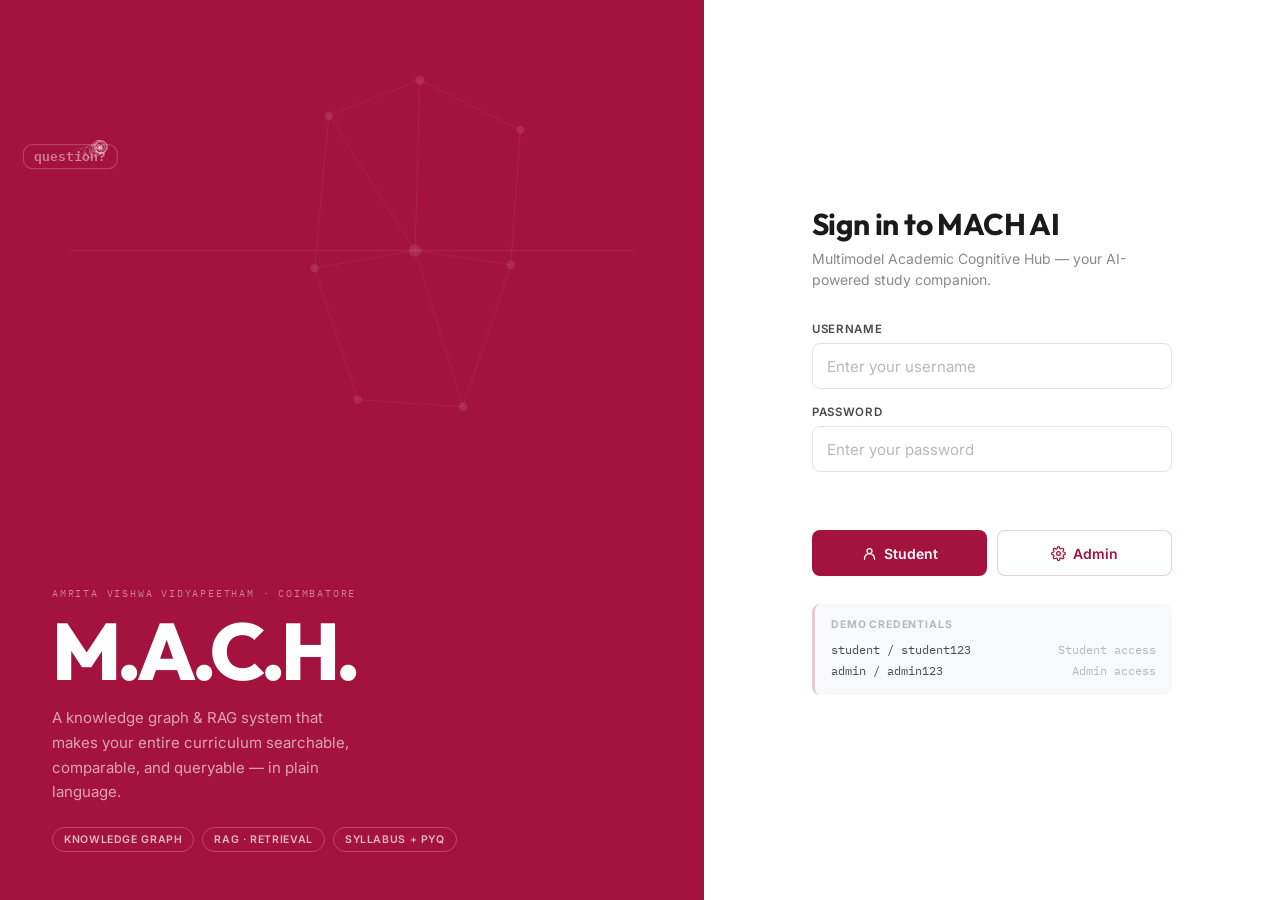
<file: frontend/index.html>
<!--
  ~ 🎓 M.A.C.H. - Multimodel Academic Cognitive Hub - A Fine-tuned Graph-RAG framework for Campus Knowledge Systems
  ~ Developed as our Final Year Project (FYP).
  ~ Entry point of the application featuring our custom Canvas-based Knowledge Graph animation.
  ~ Fully responsive, semantic HTML, and PWA ready!
-->
<!DOCTYPE html>
<html lang="en">
<head>
<meta charset="UTF-8">
<meta name="viewport" content="width=device-width, initial-scale=1.0">
<title>Sign In — MACH AI</title>
<link rel="preconnect" href="https://fonts.googleapis.com">
<link href="https://fonts.googleapis.com/css2?family=Outfit:wght@300;400;500;600;700;800&family=Inter:wght@400;500;600&family=IBM+Plex+Mono:wght@400;500&display=swap" rel="stylesheet">
<link rel="stylesheet" href="css/main.css?v=2">
<link rel="stylesheet" href="css/page_login.css?v=2">
<link rel="manifest" href="./manifest.json">
<script>
  if ('serviceWorker' in navigator) {
    navigator.serviceWorker.register('./service-worker.js');
  }
</script>
</head>
<body>
<div id="auth-view">

  <!-- Left: Animated Knowledge Graph panel -->
  <div class="auth-left">
    <div class="auth-graph-zone">
      <canvas id="kg-canvas"></canvas>
    </div>
    <div class="auth-brand">
      <div class="auth-eyebrow">Amrita Vishwa Vidyapeetham · Coimbatore</div>
      <div class="auth-logo">M.A.C.H.</div>
      <p class="auth-tagline">A knowledge graph &amp; RAG system that makes your entire curriculum searchable, comparable, and queryable — in plain language.</p>
      <div class="auth-pills">
        <div class="auth-pill">Knowledge Graph</div>
        <div class="auth-pill">RAG · Retrieval</div>
        <div class="auth-pill">Syllabus + PYQ</div>
      </div>
    </div>
  </div>

  <!-- Right: Login Form -->
  <div class="auth-right">
    <div class="login-card">
      <div class="login-card-header">
        <h2>Sign in to MACH AI</h2>
        <p>Multimodel Academic Cognitive Hub — your AI-powered study companion.</p>
      </div>
      <div class="form-group">
        <label>Username</label>
        <input type="text" id="auth-user" placeholder="Enter your username" autocomplete="username">
      </div>
      <div class="form-group">
        <label>Password</label>
        <input type="password" id="auth-pass" placeholder="Enter your password" autocomplete="current-password">
      </div>
      <div class="auth-error" id="auth-error"></div>
      <div class="btn-group">
        <button class="btn btn-primary" id="btn-student" onclick="window.doLogin('student')">
          <svg viewBox="0 0 24 24" width="15" height="15" fill="none" stroke="currentColor" stroke-width="2" stroke-linecap="round" stroke-linejoin="round"><circle cx="12" cy="8" r="4"/><path d="M4 21v-1a8 8 0 0 1 16 0v1"/></svg>
          Student
        </button>
        <button class="btn btn-outline" id="btn-admin" onclick="window.doLogin('admin')">
          <svg viewBox="0 0 24 24" width="15" height="15" fill="none" stroke="currentColor" stroke-width="2" stroke-linecap="round" stroke-linejoin="round"><circle cx="12" cy="12" r="3"/><path d="M19.4 15a1.65 1.65 0 0 0 .33 1.82l.06.06a2 2 0 1 1-2.83 2.83l-.06-.06a1.65 1.65 0 0 0-1.82-.33 1.65 1.65 0 0 0-1 1.51V21a2 2 0 0 1-4 0v-.09A1.65 1.65 0 0 0 9 19.4a1.65 1.65 0 0 0-1.82.33l-.06.06a2 2 0 1 1-2.83-2.83l.06-.06a1.65 1.65 0 0 0 .33-1.82 1.65 1.65 0 0 0-1.51-1H3a2 2 0 0 1 0-4h.09A1.65 1.65 0 0 0 4.6 9a1.65 1.65 0 0 0-.33-1.82l-.06-.06a2 2 0 1 1 2.83-2.83l.06.06a1.65 1.65 0 0 0 1.82.33H9a1.65 1.65 0 0 0 1-1.51V3a2 2 0 0 1 4 0v.09a1.65 1.65 0 0 0 1 1.51 1.65 1.65 0 0 0 1.82-.33l.06-.06a2 2 0 1 1 2.83 2.83l-.06.06a1.65 1.65 0 0 0-.33 1.82V9a1.65 1.65 0 0 0 1.51 1H21a2 2 0 0 1 0 4h-.09a1.65 1.65 0 0 0-1.51 1z"/></svg>
          Admin
        </button>
      </div>
      <div class="auth-demo">
        <div class="auth-demo-title">Demo credentials</div>
        <div class="auth-demo-row"><span>student / student123</span><span>Student access</span></div>
        <div class="auth-demo-row"><span>admin / admin123</span><span>Admin access</span></div>
      </div>
    </div>
  </div>

</div>
<script type="module" src="js/page_login.js?v=2"></script>
</body>
</html>
</file>
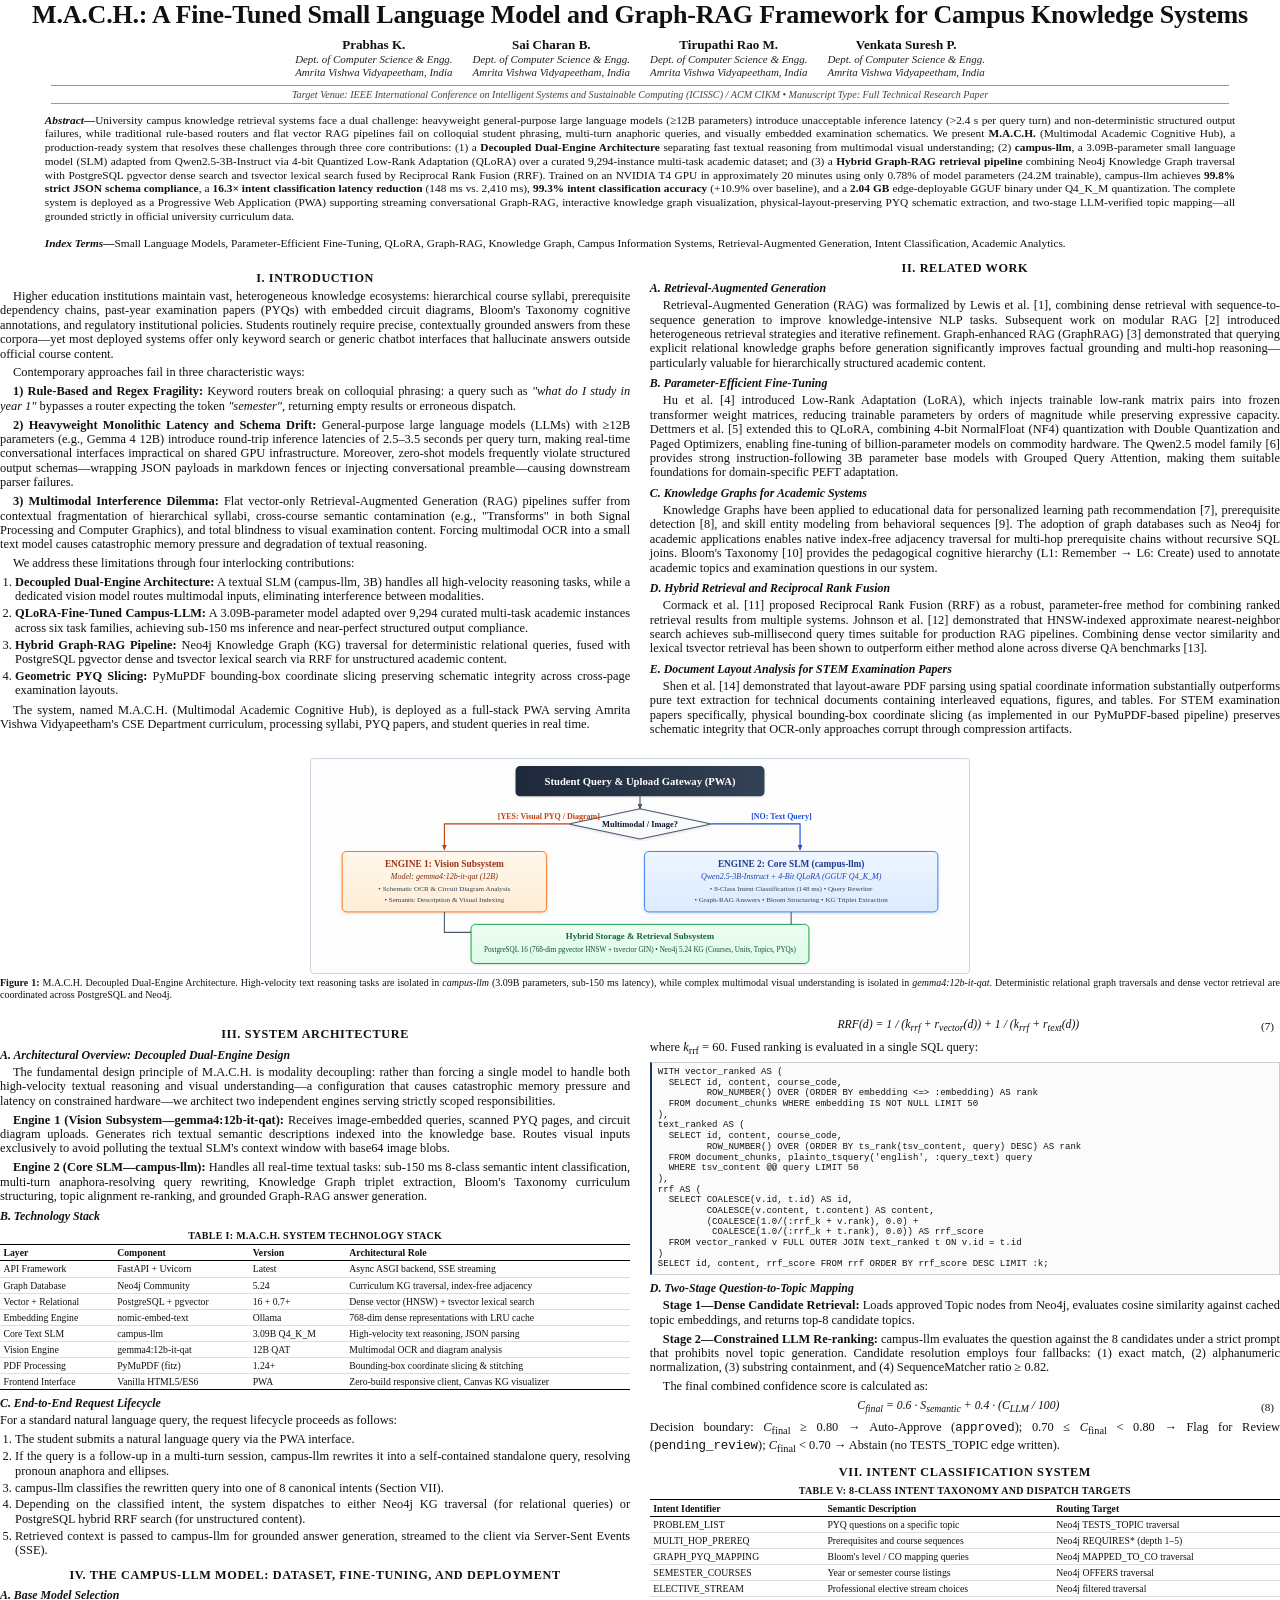
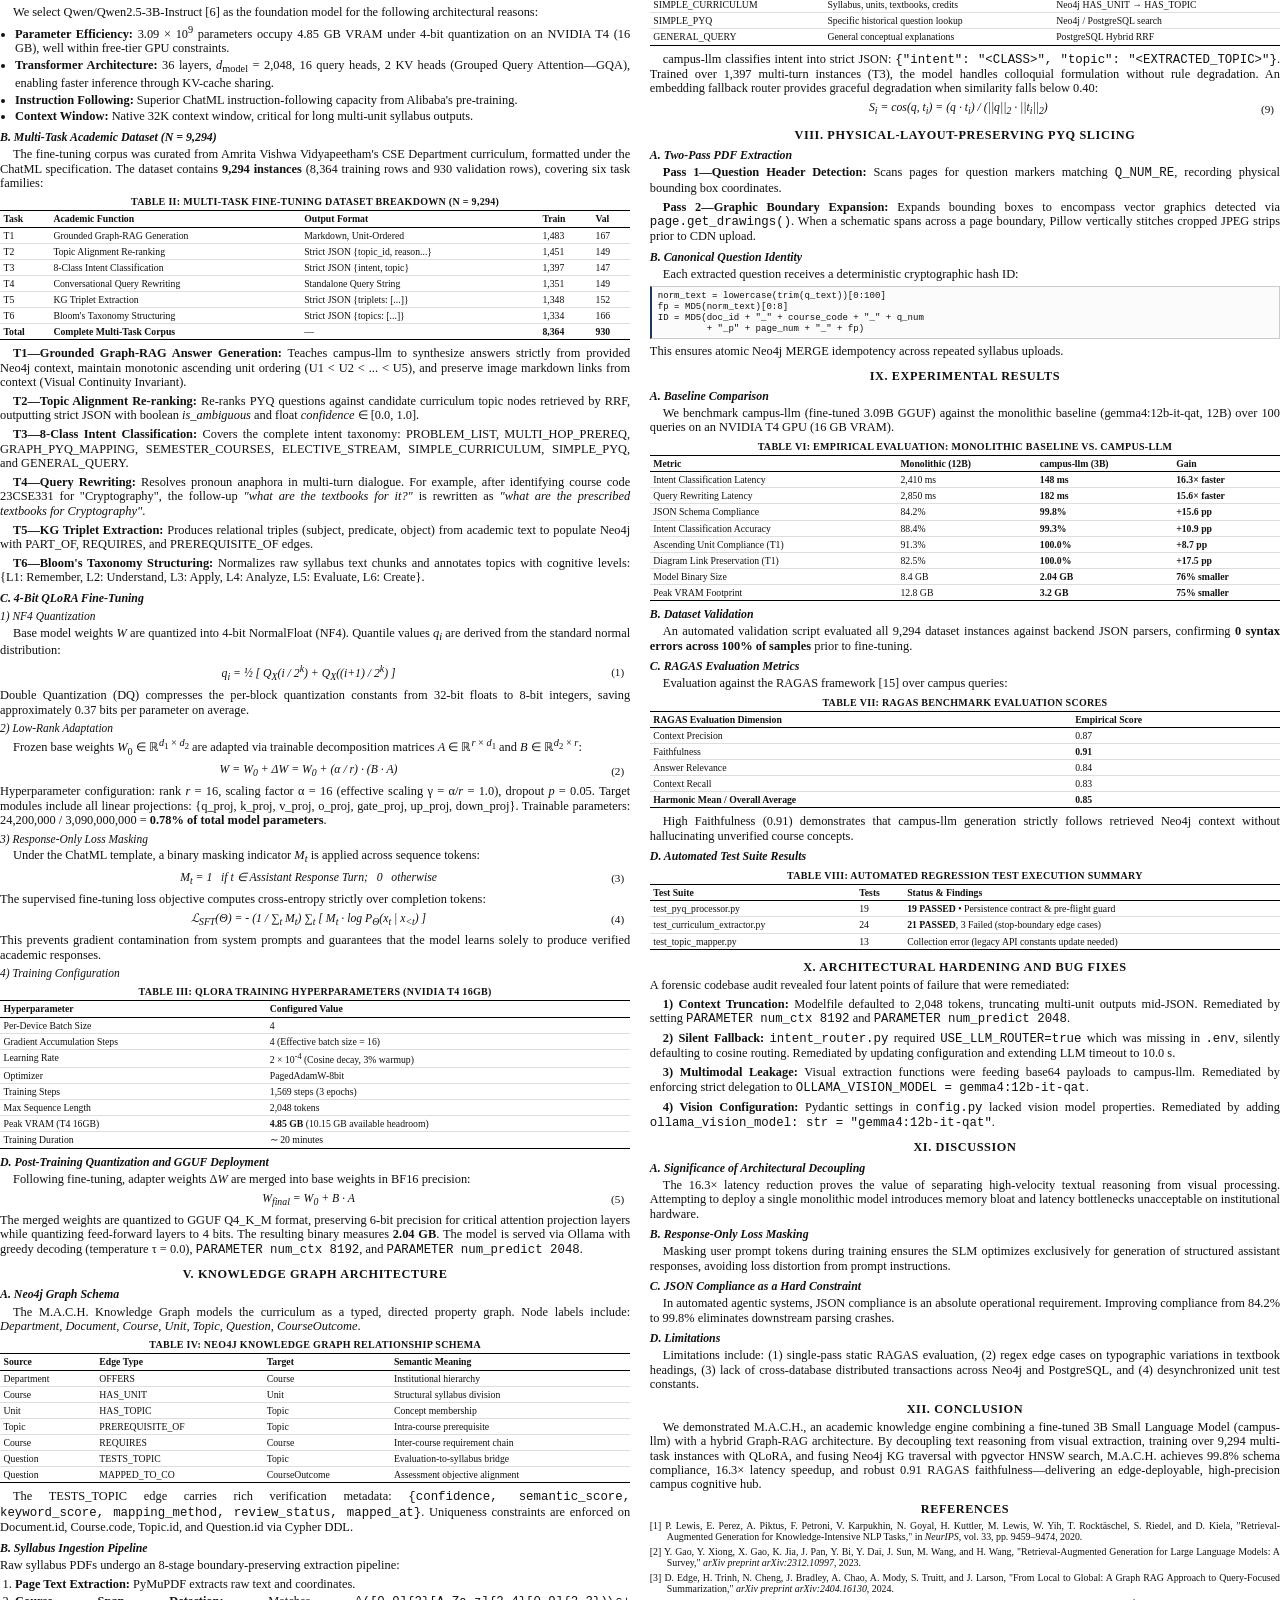
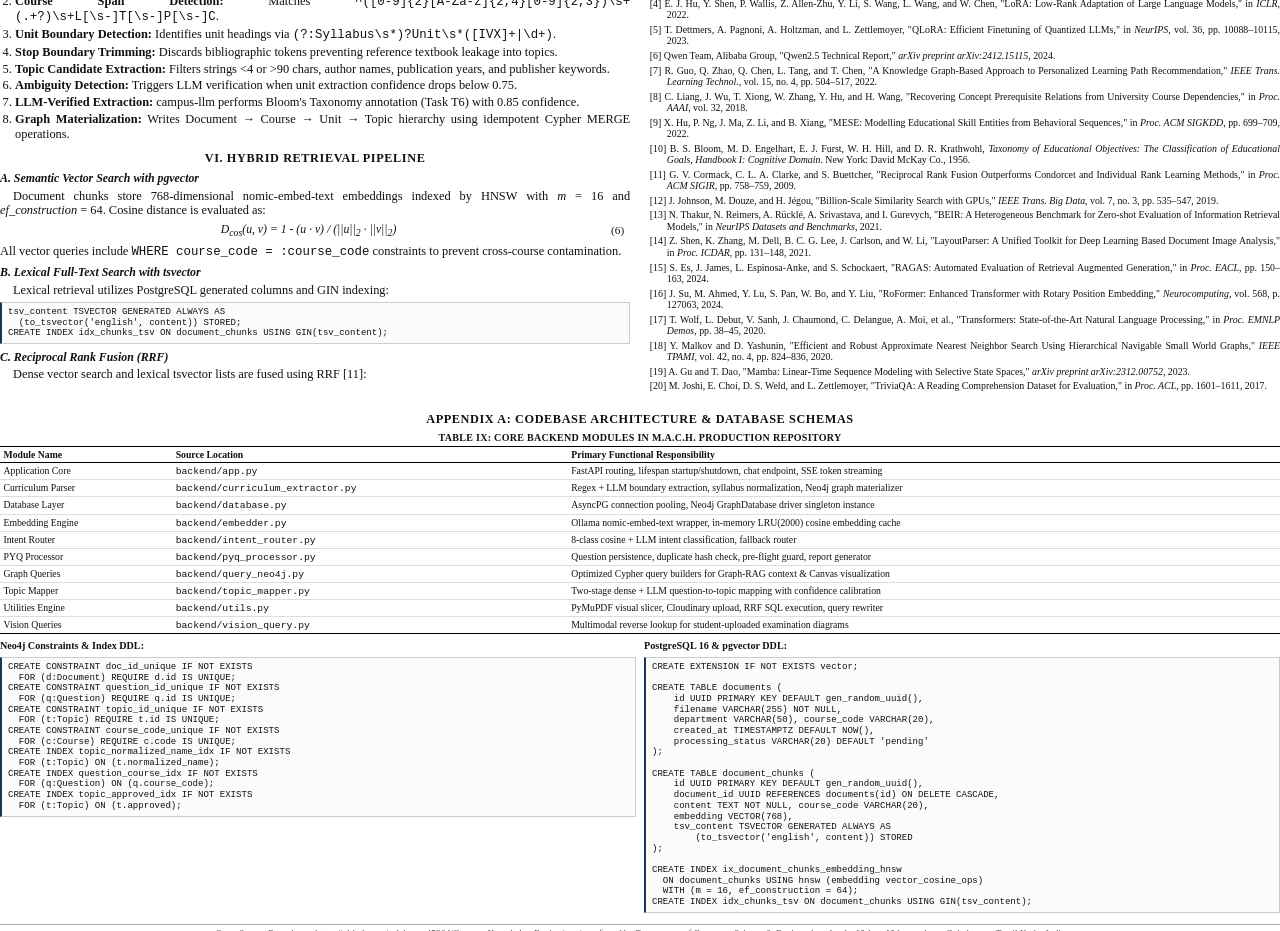
<file: MACH_IEEE_Research_Paper.html>
<!DOCTYPE html>
<html lang="en">
<head>
<meta charset="UTF-8">
<title>M.A.C.H.: A Fine-Tuned Small Language Model and Graph-RAG Framework for Campus Knowledge Systems</title>
<style>
  @page {
    size: letter portrait;
    margin: 16mm 13mm 16mm 13mm;
    @bottom-center {
      content: counter(page);
      font-family: "Times New Roman", Times, serif;
      font-size: 8.5pt;
    }
  }

  *, *:before, *:after {
    box-sizing: border-box;
  }

  body {
    font-family: "Times New Roman", Times, "Nimbus Roman No9 L", serif;
    font-size: 9.3pt;
    line-height: 1.16;
    color: #111111;
    background: #ffffff;
    margin: 0;
    padding: 0;
  }

  /* Full-width header banner */
  .paper-header {
    text-align: center;
    margin-bottom: 10px;
  }

  .paper-title {
    font-size: 19.5pt;
    font-weight: bold;
    line-height: 1.12;
    margin: 0 0 8px 0;
    letter-spacing: -0.2px;
  }

  .authors-grid {
    display: flex;
    justify-content: center;
    gap: 20px;
    flex-wrap: wrap;
    margin-bottom: 6px;
  }

  .author-card {
    text-align: center;
    font-size: 8.8pt;
    line-height: 1.2;
  }

  .author-name {
    font-weight: bold;
    font-size: 9.8pt;
  }

  .author-affil {
    font-style: italic;
    font-size: 8.2pt;
    color: #222;
  }

  .conf-notice {
    font-size: 7.6pt;
    font-style: italic;
    color: #444;
    border-top: 0.5px solid #999;
    border-bottom: 0.5px solid #999;
    padding: 2.5px 0;
    margin: 6px auto 10px auto;
    width: 92%;
  }

  /* Abstract and Index terms block */
  .abstract-box {
    width: 93%;
    margin: 0 auto 10px auto;
    font-size: 8.5pt;
    line-height: 1.21;
    text-align: justify;
    text-justify: inter-word;
  }

  .abstract-title {
    font-weight: bold;
    font-style: italic;
    display: inline;
  }

  .index-terms-title {
    font-weight: bold;
    font-style: italic;
    display: inline;
  }

  /* Two-column layout */
  .two-column-body {
    column-count: 2;
    column-gap: 5.2mm;
    text-align: justify;
    text-justify: inter-word;
    hyphens: auto;
  }

  .full-width {
    column-span: all;
    break-inside: avoid;
    margin: 10px 0;
  }

  /* Headings */
  h2.sec-heading {
    font-size: 9.2pt;
    font-weight: bold;
    text-align: center;
    text-transform: uppercase;
    letter-spacing: 0.6px;
    margin: 10px 0 4px 0;
    break-after: avoid;
  }

  h3.subsec-heading {
    font-size: 8.9pt;
    font-weight: bold;
    font-style: italic;
    margin: 7px 0 2.5px 0;
    break-after: avoid;
  }

  h4.subsubsec-heading {
    font-size: 8.6pt;
    font-weight: normal;
    font-style: italic;
    margin: 5px 0 2px 0;
    break-after: avoid;
  }

  p {
    margin: 0 0 4.5px 0;
    text-indent: 13px;
  }

  p.no-indent {
    text-indent: 0;
  }

  /* Equations */
  .math-eq {
    display: flex;
    justify-content: space-between;
    align-items: center;
    margin: 4.5px 0;
    padding: 1px 6px;
    font-family: "Cambria Math", "STIX Two Math", "Times New Roman", serif;
    font-style: italic;
    font-size: 8.8pt;
  }

  .math-eq-content {
    margin: 0 auto;
    font-style: italic;
  }

  .math-eq-num {
    font-style: normal;
    font-size: 8.4pt;
  }

  /* Tables */
  table.ieee-table {
    width: 100%;
    border-collapse: collapse;
    margin: 6px 0;
    font-size: 7.3pt;
    line-height: 1.14;
    break-inside: avoid;
  }

  table.ieee-table caption {
    font-size: 7.5pt;
    font-weight: bold;
    text-transform: uppercase;
    letter-spacing: 0.3px;
    margin-bottom: 2.5px;
    text-align: center;
  }

  table.ieee-table th {
    border-top: 1.2px solid #000;
    border-bottom: 0.8px solid #000;
    padding: 2.2px 3.5px;
    font-weight: bold;
    text-align: left;
  }

  table.ieee-table td {
    padding: 2px 3.5px;
    border-bottom: 0.4px solid #ddd;
    vertical-align: top;
  }

  table.ieee-table tr.last-row td,
  table.ieee-table tr:last-child td {
    border-bottom: 1.2px solid #000;
  }

  /* Listings and code */
  pre.code-box {
    background: #fbfbfb;
    border: 0.7px solid #ccc;
    border-left: 2.2px solid #1a365d;
    padding: 4px 6px;
    font-family: "Consolas", "Courier New", monospace;
    font-size: 6.8pt;
    line-height: 1.18;
    overflow-x: hidden;
    white-space: pre-wrap;
    margin: 5px 0;
    break-inside: avoid;
  }

  /* Figures */
  .fig-box {
    text-align: center;
    margin: 7px 0;
    break-inside: avoid;
  }

  .fig-caption {
    font-size: 7.5pt;
    line-height: 1.16;
    text-align: justify;
    margin-top: 3.5px;
  }

  .fig-caption b {
    font-weight: bold;
  }

  /* Lists */
  ol, ul {
    margin: 3px 0 5px 0;
    padding-left: 15px;
  }

  li {
    margin-bottom: 2.5px;
    text-align: justify;
  }

  /* References */
  .ref-item {
    font-size: 7.4pt;
    line-height: 1.16;
    margin-bottom: 3.2px;
    text-align: justify;
    padding-left: 17px;
    text-indent: -17px;
  }

  /* SVG styling */
  svg.arch-diag {
    width: 100%;
    max-width: 660px;
    height: auto;
    display: block;
    margin: 0 auto;
    background: #fdfdfd;
    border: 0.8px solid #cbd5e1;
    border-radius: 4px;
  }
</style>
</head>
<body>

<div class="paper-header">
  <h1 class="paper-title">M.A.C.H.: A Fine-Tuned Small Language Model and Graph-RAG Framework for Campus Knowledge Systems</h1>
  
  <div class="authors-grid">
    <div class="author-card">
      <div class="author-name">Prabhas K.</div>
      <div class="author-affil">Dept. of Computer Science &amp; Engg.</div>
      <div class="author-affil">Amrita Vishwa Vidyapeetham, India</div>
    </div>
    <div class="author-card">
      <div class="author-name">Sai Charan B.</div>
      <div class="author-affil">Dept. of Computer Science &amp; Engg.</div>
      <div class="author-affil">Amrita Vishwa Vidyapeetham, India</div>
    </div>
    <div class="author-card">
      <div class="author-name">Tirupathi Rao M.</div>
      <div class="author-affil">Dept. of Computer Science &amp; Engg.</div>
      <div class="author-affil">Amrita Vishwa Vidyapeetham, India</div>
    </div>
    <div class="author-card">
      <div class="author-name">Venkata Suresh P.</div>
      <div class="author-affil">Dept. of Computer Science &amp; Engg.</div>
      <div class="author-affil">Amrita Vishwa Vidyapeetham, India</div>
    </div>
  </div>

  <div class="conf-notice">
    Target Venue: IEEE International Conference on Intelligent Systems and Sustainable Computing (ICISSC) / ACM CIKM &bull; Manuscript Type: Full Technical Research Paper
  </div>

  <div class="abstract-box">
    <span class="abstract-title">Abstract&mdash;</span>University campus knowledge retrieval systems face a dual challenge: heavyweight general-purpose large language models (&ge;12B parameters) introduce unacceptable inference latency (&gt;2.4 s per query turn) and non-deterministic structured output failures, while traditional rule-based routers and flat vector RAG pipelines fail on colloquial student phrasing, multi-turn anaphoric queries, and visually embedded examination schematics. We present <b>M.A.C.H.</b> (Multimodal Academic Cognitive Hub), a production-ready system that resolves these challenges through three core contributions: (1) a <b>Decoupled Dual-Engine Architecture</b> separating fast textual reasoning from multimodal visual understanding; (2) <b>campus-llm</b>, a 3.09B-parameter small language model (SLM) adapted from Qwen2.5-3B-Instruct via 4-bit Quantized Low-Rank Adaptation (QLoRA) over a curated 9,294-instance multi-task academic dataset; and (3) a <b>Hybrid Graph-RAG retrieval pipeline</b> combining Neo4j Knowledge Graph traversal with PostgreSQL pgvector dense search and tsvector lexical search fused by Reciprocal Rank Fusion (RRF). Trained on an NVIDIA T4 GPU in approximately 20 minutes using only 0.78% of model parameters (24.2M trainable), campus-llm achieves <b>99.8% strict JSON schema compliance</b>, a <b>16.3&times; intent classification latency reduction</b> (148 ms vs. 2,410 ms), <b>99.3% intent classification accuracy</b> (+10.9% over baseline), and a <b>2.04 GB</b> edge-deployable GGUF binary under Q4_K_M quantization. The complete system is deployed as a Progressive Web Application (PWA) supporting streaming conversational Graph-RAG, interactive knowledge graph visualization, physical-layout-preserving PYQ schematic extraction, and two-stage LLM-verified topic mapping&mdash;all grounded strictly in official university curriculum data.
    <br><br>
    <span class="index-terms-title">Index Terms&mdash;</span>Small Language Models, Parameter-Efficient Fine-Tuning, QLoRA, Graph-RAG, Knowledge Graph, Campus Information Systems, Retrieval-Augmented Generation, Intent Classification, Academic Analytics.
  </div>
</div>

<div class="two-column-body">

<h2 class="sec-heading">I. Introduction</h2>

<p>Higher education institutions maintain vast, heterogeneous knowledge ecosystems: hierarchical course syllabi, prerequisite dependency chains, past-year examination papers (PYQs) with embedded circuit diagrams, Bloom's Taxonomy cognitive annotations, and regulatory institutional policies. Students routinely require precise, contextually grounded answers from these corpora&mdash;yet most deployed systems offer only keyword search or generic chatbot interfaces that hallucinate answers outside official course content.</p>

<p>Contemporary approaches fail in three characteristic ways:</p>

<p><b>1) Rule-Based and Regex Fragility:</b> Keyword routers break on colloquial phrasing: a query such as <i>"what do I study in year 1"</i> bypasses a router expecting the token <i>"semester"</i>, returning empty results or erroneous dispatch.</p>

<p><b>2) Heavyweight Monolithic Latency and Schema Drift:</b> General-purpose large language models (LLMs) with &ge;12B parameters (e.g., Gemma 4 12B) introduce round-trip inference latencies of 2.5&ndash;3.5 seconds per query turn, making real-time conversational interfaces impractical on shared GPU infrastructure. Moreover, zero-shot models frequently violate structured output schemas&mdash;wrapping JSON payloads in markdown fences or injecting conversational preamble&mdash;causing downstream parser failures.</p>

<p><b>3) Multimodal Interference Dilemma:</b> Flat vector-only Retrieval-Augmented Generation (RAG) pipelines suffer from contextual fragmentation of hierarchical syllabi, cross-course semantic contamination (e.g., "Transforms" in both Signal Processing and Computer Graphics), and total blindness to visual examination content. Forcing multimodal OCR into a small text model causes catastrophic memory pressure and degradation of textual reasoning.</p>

<p>We address these limitations through four interlocking contributions:</p>

<ol>
  <li><b>Decoupled Dual-Engine Architecture:</b> A textual SLM (campus-llm, 3B) handles all high-velocity reasoning tasks, while a dedicated vision model routes multimodal inputs, eliminating interference between modalities.</li>
  <li><b>QLoRA-Fine-Tuned Campus-LLM:</b> A 3.09B-parameter model adapted over 9,294 curated multi-task academic instances across six task families, achieving sub-150 ms inference and near-perfect structured output compliance.</li>
  <li><b>Hybrid Graph-RAG Pipeline:</b> Neo4j Knowledge Graph (KG) traversal for deterministic relational queries, fused with PostgreSQL pgvector dense and tsvector lexical search via RRF for unstructured academic content.</li>
  <li><b>Geometric PYQ Slicing:</b> PyMuPDF bounding-box coordinate slicing preserving schematic integrity across cross-page examination layouts.</li>
</ol>

<p>The system, named M.A.C.H. (Multimodal Academic Cognitive Hub), is deployed as a full-stack PWA serving Amrita Vishwa Vidyapeetham's CSE Department curriculum, processing syllabi, PYQ papers, and student queries in real time.</p>

<h2 class="sec-heading">II. Related Work</h2>

<h3 class="subsec-heading">A. Retrieval-Augmented Generation</h3>
<p>Retrieval-Augmented Generation (RAG) was formalized by Lewis et al. [1], combining dense retrieval with sequence-to-sequence generation to improve knowledge-intensive NLP tasks. Subsequent work on modular RAG [2] introduced heterogeneous retrieval strategies and iterative refinement. Graph-enhanced RAG (GraphRAG) [3] demonstrated that querying explicit relational knowledge graphs before generation significantly improves factual grounding and multi-hop reasoning&mdash;particularly valuable for hierarchically structured academic content.</p>

<h3 class="subsec-heading">B. Parameter-Efficient Fine-Tuning</h3>
<p>Hu et al. [4] introduced Low-Rank Adaptation (LoRA), which injects trainable low-rank matrix pairs into frozen transformer weight matrices, reducing trainable parameters by orders of magnitude while preserving expressive capacity. Dettmers et al. [5] extended this to QLoRA, combining 4-bit NormalFloat (NF4) quantization with Double Quantization and Paged Optimizers, enabling fine-tuning of billion-parameter models on commodity hardware. The Qwen2.5 model family [6] provides strong instruction-following 3B parameter base models with Grouped Query Attention, making them suitable foundations for domain-specific PEFT adaptation.</p>

<h3 class="subsec-heading">C. Knowledge Graphs for Academic Systems</h3>
<p>Knowledge Graphs have been applied to educational data for personalized learning path recommendation [7], prerequisite detection [8], and skill entity modeling from behavioral sequences [9]. The adoption of graph databases such as Neo4j for academic applications enables native index-free adjacency traversal for multi-hop prerequisite chains without recursive SQL joins. Bloom's Taxonomy [10] provides the pedagogical cognitive hierarchy (L1: Remember &rarr; L6: Create) used to annotate academic topics and examination questions in our system.</p>

<h3 class="subsec-heading">D. Hybrid Retrieval and Reciprocal Rank Fusion</h3>
<p>Cormack et al. [11] proposed Reciprocal Rank Fusion (RRF) as a robust, parameter-free method for combining ranked retrieval results from multiple systems. Johnson et al. [12] demonstrated that HNSW-indexed approximate nearest-neighbor search achieves sub-millisecond query times suitable for production RAG pipelines. Combining dense vector similarity and lexical tsvector retrieval has been shown to outperform either method alone across diverse QA benchmarks [13].</p>

<h3 class="subsec-heading">E. Document Layout Analysis for STEM Examination Papers</h3>
<p>Shen et al. [14] demonstrated that layout-aware PDF parsing using spatial coordinate information substantially outperforms pure text extraction for technical documents containing interleaved equations, figures, and tables. For STEM examination papers specifically, physical bounding-box coordinate slicing (as implemented in our PyMuPDF-based pipeline) preserves schematic integrity that OCR-only approaches corrupt through compression artifacts.</p>

<div class="full-width">
  <div class="fig-box">
    <!-- Professional Clean SVG Architecture Diagram -->
    <svg class="arch-diag" viewBox="0 0 740 240" xmlns="http://www.w3.org/2000/svg">
      <defs>
        <linearGradient id="hdrGrad" x1="0%" y1="0%" x2="100%" y2="0%">
          <stop offset="0%" stop-color="#1e293b" />
          <stop offset="100%" stop-color="#334155" />
        </linearGradient>
        <linearGradient id="visGrad" x1="0%" y1="0%" x2="0%" y2="100%">
          <stop offset="0%" stop-color="#fff7ed" />
          <stop offset="100%" stop-color="#ffedd5" />
        </linearGradient>
        <linearGradient id="slmGrad" x1="0%" y1="0%" x2="0%" y2="100%">
          <stop offset="0%" stop-color="#eff6ff" />
          <stop offset="100%" stop-color="#dbeafe" />
        </linearGradient>
        <linearGradient id="dbGrad" x1="0%" y1="0%" x2="0%" y2="100%">
          <stop offset="0%" stop-color="#f0fdf4" />
          <stop offset="100%" stop-color="#dcfce7" />
        </linearGradient>
        <filter id="shadow" x="-5%" y="-5%" width="110%" height="110%">
          <feDropShadow dx="0" dy="1.5" stdDeviation="1.5" flood-color="#000" flood-opacity="0.1" />
        </filter>
        <marker id="arr" viewBox="0 0 10 10" refX="7" refY="5" markerWidth="6" markerHeight="6" orient="auto-start-reverse">
          <path d="M 0 1.5 L 8 5 L 0 8.5 z" fill="#475569" />
        </marker>
        <marker id="arrBlue" viewBox="0 0 10 10" refX="7" refY="5" markerWidth="6" markerHeight="6" orient="auto-start-reverse">
          <path d="M 0 1.5 L 8 5 L 0 8.5 z" fill="#1d4ed8" />
        </marker>
        <marker id="arrOrange" viewBox="0 0 10 10" refX="7" refY="5" markerWidth="6" markerHeight="6" orient="auto-start-reverse">
          <path d="M 0 1.5 L 8 5 L 0 8.5 z" fill="#c2410c" />
        </marker>
      </defs>

      <rect x="230" y="8" width="280" height="34" rx="5" fill="url(#hdrGrad)" filter="url(#shadow)"/>
      <text x="370" y="29" fill="#ffffff" font-family="'Times New Roman', serif" font-size="12" font-weight="bold" text-anchor="middle">Student Query &amp; Upload Gateway (PWA)</text>

      <polygon points="370,56 450,73 370,90 290,73" fill="#f8fafc" stroke="#475569" stroke-width="1.2" filter="url(#shadow)"/>
      <text x="370" y="77" fill="#0f172a" font-family="'Times New Roman', serif" font-size="9.5" font-weight="bold" text-anchor="middle">Multimodal / Image?</text>

      <line x1="370" y1="42" x2="370" y2="56" stroke="#475569" stroke-width="1.3" marker-end="url(#arr)"/>

      <path d="M 290 73 L 150 73 L 150 102" fill="none" stroke="#c2410c" stroke-width="1.3" marker-end="url(#arrOrange)"/>
      <text x="210" y="67" fill="#c2410c" font-family="'Times New Roman', serif" font-size="9" font-weight="bold">[YES: Visual PYQ / Diagram]</text>

      <path d="M 450 73 L 550 73 L 550 102" fill="none" stroke="#1d4ed8" stroke-width="1.3" marker-end="url(#arrBlue)"/>
      <text x="495" y="67" fill="#1d4ed8" font-family="'Times New Roman', serif" font-size="9" font-weight="bold">[NO: Text Query]</text>

      <!-- ENGINE 1: Vision Model -->
      <rect x="35" y="104" width="230" height="68" rx="5" fill="url(#visGrad)" stroke="#f97316" stroke-width="1.1" filter="url(#shadow)"/>
      <text x="150" y="121" fill="#9a3412" font-family="'Times New Roman', serif" font-size="10.5" font-weight="bold" text-anchor="middle">ENGINE 1: Vision Subsystem</text>
      <text x="150" y="135" fill="#7c2d12" font-family="'Times New Roman', serif" font-size="9" font-style="italic" text-anchor="middle">Model: gemma4:12b-it-qat (12B)</text>
      <text x="150" y="149" fill="#334155" font-family="'Times New Roman', serif" font-size="8" text-anchor="middle">&bull; Schematic OCR &amp; Circuit Diagram Analysis</text>
      <text x="150" y="161" fill="#334155" font-family="'Times New Roman', serif" font-size="8" text-anchor="middle">&bull; Semantic Description &amp; Visual Indexing</text>

      <!-- ENGINE 2: Core SLM -->
      <rect x="375" y="104" width="330" height="68" rx="5" fill="url(#slmGrad)" stroke="#3b82f6" stroke-width="1.1" filter="url(#shadow)"/>
      <text x="540" y="121" fill="#1e3a8a" font-family="'Times New Roman', serif" font-size="10.5" font-weight="bold" text-anchor="middle">ENGINE 2: Core SLM (campus-llm)</text>
      <text x="540" y="135" fill="#1e40af" font-family="'Times New Roman', serif" font-size="9" font-style="italic" text-anchor="middle">Qwen2.5-3B-Instruct + 4-Bit QLoRA (GGUF Q4_K_M)</text>
      <text x="540" y="149" fill="#334155" font-family="'Times New Roman', serif" font-size="8" text-anchor="middle">&bull; 8-Class Intent Classification (148 ms) &bull; Query Rewriter</text>
      <text x="540" y="161" fill="#334155" font-family="'Times New Roman', serif" font-size="8" text-anchor="middle">&bull; Graph-RAG Answers &bull; Bloom Structuring &bull; KG Triplet Extraction</text>

      <path d="M 150 172 L 150 195 L 250 195" fill="none" stroke="#475569" stroke-width="1.2" marker-end="url(#arr)"/>
      <path d="M 540 172 L 540 195 L 490 195" fill="none" stroke="#475569" stroke-width="1.2" marker-end="url(#arr)"/>

      <rect x="180" y="186" width="380" height="44" rx="5" fill="url(#dbGrad)" stroke="#16a34a" stroke-width="1.1" filter="url(#shadow)"/>
      <text x="370" y="202" fill="#166534" font-family="'Times New Roman', serif" font-size="10" font-weight="bold" text-anchor="middle">Hybrid Storage &amp; Retrieval Subsystem</text>
      <text x="370" y="217" fill="#14532d" font-family="'Times New Roman', serif" font-size="8.1" text-anchor="middle">PostgreSQL 16 (768-dim pgvector HNSW + tsvector GIN) &bull; Neo4j 5.24 KG (Courses, Units, Topics, PYQs)</text>
    </svg>
    <div class="fig-caption">
      <b>Figure 1:</b> M.A.C.H. Decoupled Dual-Engine Architecture. High-velocity text reasoning tasks are isolated in <i>campus-llm</i> (3.09B parameters, sub-150 ms latency), while complex multimodal visual understanding is isolated in <i>gemma4:12b-it-qat</i>. Deterministic relational graph traversals and dense vector retrieval are coordinated across PostgreSQL and Neo4j.
    </div>
  </div>
</div>

<h2 class="sec-heading">III. System Architecture</h2>

<h3 class="subsec-heading">A. Architectural Overview: Decoupled Dual-Engine Design</h3>
<p>The fundamental design principle of M.A.C.H. is modality decoupling: rather than forcing a single model to handle both high-velocity textual reasoning and visual understanding&mdash;a configuration that causes catastrophic memory pressure and latency on constrained hardware&mdash;we architect two independent engines serving strictly scoped responsibilities.</p>

<p><b>Engine 1 (Vision Subsystem&mdash;gemma4:12b-it-qat):</b> Receives image-embedded queries, scanned PYQ pages, and circuit diagram uploads. Generates rich textual semantic descriptions indexed into the knowledge base. Routes visual inputs exclusively to avoid polluting the textual SLM's context window with base64 image blobs.</p>

<p><b>Engine 2 (Core SLM&mdash;campus-llm):</b> Handles all real-time textual tasks: sub-150 ms 8-class semantic intent classification, multi-turn anaphora-resolving query rewriting, Knowledge Graph triplet extraction, Bloom's Taxonomy curriculum structuring, topic alignment re-ranking, and grounded Graph-RAG answer generation.</p>

<h3 class="subsec-heading">B. Technology Stack</h3>

<table class="ieee-table">
  <caption>TABLE I: M.A.C.H. System Technology Stack</caption>
  <thead>
    <tr>
      <th>Layer</th>
      <th>Component</th>
      <th>Version</th>
      <th>Architectural Role</th>
    </tr>
  </thead>
  <tbody>
    <tr>
      <td>API Framework</td>
      <td>FastAPI + Uvicorn</td>
      <td>Latest</td>
      <td>Async ASGI backend, SSE streaming</td>
    </tr>
    <tr>
      <td>Graph Database</td>
      <td>Neo4j Community</td>
      <td>5.24</td>
      <td>Curriculum KG traversal, index-free adjacency</td>
    </tr>
    <tr>
      <td>Vector + Relational</td>
      <td>PostgreSQL + pgvector</td>
      <td>16 + 0.7+</td>
      <td>Dense vector (HNSW) + tsvector lexical search</td>
    </tr>
    <tr>
      <td>Embedding Engine</td>
      <td>nomic-embed-text</td>
      <td>Ollama</td>
      <td>768-dim dense representations with LRU cache</td>
    </tr>
    <tr>
      <td>Core Text SLM</td>
      <td>campus-llm</td>
      <td>3.09B Q4_K_M</td>
      <td>High-velocity text reasoning, JSON parsing</td>
    </tr>
    <tr>
      <td>Vision Engine</td>
      <td>gemma4:12b-it-qat</td>
      <td>12B QAT</td>
      <td>Multimodal OCR and diagram analysis</td>
    </tr>
    <tr>
      <td>PDF Processing</td>
      <td>PyMuPDF (fitz)</td>
      <td>1.24+</td>
      <td>Bounding-box coordinate slicing &amp; stitching</td>
    </tr>
    <tr>
      <td>Frontend Interface</td>
      <td>Vanilla HTML5/ES6</td>
      <td>PWA</td>
      <td>Zero-build responsive client, Canvas KG visualizer</td>
    </tr>
  </tbody>
</table>

<h3 class="subsec-heading">C. End-to-End Request Lifecycle</h3>
<p class="no-indent">For a standard natural language query, the request lifecycle proceeds as follows:</p>
<ol>
  <li>The student submits a natural language query via the PWA interface.</li>
  <li>If the query is a follow-up in a multi-turn session, campus-llm rewrites it into a self-contained standalone query, resolving pronoun anaphora and ellipses.</li>
  <li>campus-llm classifies the rewritten query into one of 8 canonical intents (Section VII).</li>
  <li>Depending on the classified intent, the system dispatches to either Neo4j KG traversal (for relational queries) or PostgreSQL hybrid RRF search (for unstructured content).</li>
  <li>Retrieved context is passed to campus-llm for grounded answer generation, streamed to the client via Server-Sent Events (SSE).</li>
</ol>

<h2 class="sec-heading">IV. The campus-llm Model: Dataset, Fine-Tuning, and Deployment</h2>

<h3 class="subsec-heading">A. Base Model Selection</h3>
<p>We select Qwen/Qwen2.5-3B-Instruct [6] as the foundation model for the following architectural reasons:</p>
<ul>
  <li><b>Parameter Efficiency:</b> 3.09 &times; 10<sup>9</sup> parameters occupy 4.85 GB VRAM under 4-bit quantization on an NVIDIA T4 (16 GB), well within free-tier GPU constraints.</li>
  <li><b>Transformer Architecture:</b> 36 layers, <i>d</i><sub>model</sub> = 2,048, 16 query heads, 2 KV heads (Grouped Query Attention&mdash;GQA), enabling faster inference through KV-cache sharing.</li>
  <li><b>Instruction Following:</b> Superior ChatML instruction-following capacity from Alibaba's pre-training.</li>
  <li><b>Context Window:</b> Native 32K context window, critical for long multi-unit syllabus outputs.</li>
</ul>

<h3 class="subsec-heading">B. Multi-Task Academic Dataset (N = 9,294)</h3>
<p>The fine-tuning corpus was curated from Amrita Vishwa Vidyapeetham's CSE Department curriculum, formatted under the ChatML specification. The dataset contains <b>9,294 instances</b> (8,364 training rows and 930 validation rows), covering six task families:</p>

<table class="ieee-table">
  <caption>TABLE II: Multi-Task Fine-Tuning Dataset Breakdown (N = 9,294)</caption>
  <thead>
    <tr>
      <th>Task</th>
      <th>Academic Function</th>
      <th>Output Format</th>
      <th>Train</th>
      <th>Val</th>
    </tr>
  </thead>
  <tbody>
    <tr>
      <td>T1</td>
      <td>Grounded Graph-RAG Generation</td>
      <td>Markdown, Unit-Ordered</td>
      <td>1,483</td>
      <td>167</td>
    </tr>
    <tr>
      <td>T2</td>
      <td>Topic Alignment Re-ranking</td>
      <td>Strict JSON {topic_id, reason...}</td>
      <td>1,451</td>
      <td>149</td>
    </tr>
    <tr>
      <td>T3</td>
      <td>8-Class Intent Classification</td>
      <td>Strict JSON {intent, topic}</td>
      <td>1,397</td>
      <td>147</td>
    </tr>
    <tr>
      <td>T4</td>
      <td>Conversational Query Rewriting</td>
      <td>Standalone Query String</td>
      <td>1,351</td>
      <td>149</td>
    </tr>
    <tr>
      <td>T5</td>
      <td>KG Triplet Extraction</td>
      <td>Strict JSON {triplets: [...]}</td>
      <td>1,348</td>
      <td>152</td>
    </tr>
    <tr>
      <td>T6</td>
      <td>Bloom's Taxonomy Structuring</td>
      <td>Strict JSON {topics: [...]}</td>
      <td>1,334</td>
      <td>166</td>
    </tr>
    <tr class="last-row">
      <td><b>Total</b></td>
      <td><b>Complete Multi-Task Corpus</b></td>
      <td>&mdash;</td>
      <td><b>8,364</b></td>
      <td><b>930</b></td>
    </tr>
  </tbody>
</table>

<p><b>T1&mdash;Grounded Graph-RAG Answer Generation:</b> Teaches campus-llm to synthesize answers strictly from provided Neo4j context, maintain monotonic ascending unit ordering (U1 &lt; U2 &lt; ... &lt; U5), and preserve image markdown links from context (Visual Continuity Invariant).</p>

<p><b>T2&mdash;Topic Alignment Re-ranking:</b> Re-ranks PYQ questions against candidate curriculum topic nodes retrieved by RRF, outputting strict JSON with boolean <i>is_ambiguous</i> and float <i>confidence</i> &isin; [0.0, 1.0].</p>

<p><b>T3&mdash;8-Class Intent Classification:</b> Covers the complete intent taxonomy: PROBLEM_LIST, MULTI_HOP_PREREQ, GRAPH_PYQ_MAPPING, SEMESTER_COURSES, ELECTIVE_STREAM, SIMPLE_CURRICULUM, SIMPLE_PYQ, and GENERAL_QUERY.</p>

<p><b>T4&mdash;Query Rewriting:</b> Resolves pronoun anaphora in multi-turn dialogue. For example, after identifying course code 23CSE331 for "Cryptography", the follow-up <i>"what are the textbooks for it?"</i> is rewritten as <i>"what are the prescribed textbooks for Cryptography"</i>.</p>

<p><b>T5&mdash;KG Triplet Extraction:</b> Produces relational triples (subject, predicate, object) from academic text to populate Neo4j with PART_OF, REQUIRES, and PREREQUISITE_OF edges.</p>

<p><b>T6&mdash;Bloom's Taxonomy Structuring:</b> Normalizes raw syllabus text chunks and annotates topics with cognitive levels: {L1: Remember, L2: Understand, L3: Apply, L4: Analyze, L5: Evaluate, L6: Create}.</p>

<h3 class="subsec-heading">C. 4-Bit QLoRA Fine-Tuning</h3>

<h4 class="subsubsec-heading">1) NF4 Quantization</h4>
<p>Base model weights <i>W</i> are quantized into 4-bit NormalFloat (NF4). Quantile values <i>q<sub>i</sub></i> are derived from the standard normal distribution:</p>

<div class="math-eq">
  <div class="math-eq-content">
    q<sub>i</sub> = &frac12; [ Q<sub>X</sub>(i / 2<sup>k</sup>) + Q<sub>X</sub>((i+1) / 2<sup>k</sup>) ]
  </div>
  <div class="math-eq-num">(1)</div>
</div>

<p class="no-indent">Double Quantization (DQ) compresses the per-block quantization constants from 32-bit floats to 8-bit integers, saving approximately 0.37 bits per parameter on average.</p>

<h4 class="subsubsec-heading">2) Low-Rank Adaptation</h4>
<p>Frozen base weights <i>W</i><sub>0</sub> &isin; &Ropf;<sup><i>d</i><sub>1</sub> &times; <i>d</i><sub>2</sub></sup> are adapted via trainable decomposition matrices <i>A</i> &isin; &Ropf;<sup><i>r</i> &times; <i>d</i><sub>1</sub></sup> and <i>B</i> &isin; &Ropf;<sup><i>d</i><sub>2</sub> &times; <i>r</i></sup>:</p>

<div class="math-eq">
  <div class="math-eq-content">
    W = W<sub>0</sub> + &Delta;W = W<sub>0</sub> + (&alpha; / r) &middot; (B &middot; A)
  </div>
  <div class="math-eq-num">(2)</div>
</div>

<p class="no-indent">Hyperparameter configuration: rank <i>r</i> = 16, scaling factor &alpha; = 16 (effective scaling &gamma; = &alpha;/<i>r</i> = 1.0), dropout <i>p</i> = 0.05. Target modules include all linear projections: {q_proj, k_proj, v_proj, o_proj, gate_proj, up_proj, down_proj}. Trainable parameters: 24,200,000 / 3,090,000,000 = <b>0.78% of total model parameters</b>.</p>

<h4 class="subsubsec-heading">3) Response-Only Loss Masking</h4>
<p>Under the ChatML template, a binary masking indicator <i>M<sub>t</sub></i> is applied across sequence tokens:</p>

<div class="math-eq">
  <div class="math-eq-content">
    M<sub>t</sub> = 1 &nbsp; if t &isin; Assistant Response Turn; &nbsp; 0 &nbsp; otherwise
  </div>
  <div class="math-eq-num">(3)</div>
</div>

<p class="no-indent">The supervised fine-tuning loss objective computes cross-entropy strictly over completion tokens:</p>

<div class="math-eq">
  <div class="math-eq-content">
    &Lscr;<sub>SFT</sub>(&Theta;) = - (1 / &sum;<sub>t</sub> M<sub>t</sub>) &sum;<sub>t</sub> [ M<sub>t</sub> &middot; log P<sub>&Theta;</sub>(x<sub>t</sub> | x<sub>&lt;t</sub>) ]
  </div>
  <div class="math-eq-num">(4)</div>
</div>

<p class="no-indent">This prevents gradient contamination from system prompts and guarantees that the model learns solely to produce verified academic responses.</p>

<h4 class="subsubsec-heading">4) Training Configuration</h4>

<table class="ieee-table">
  <caption>TABLE III: QLoRA Training Hyperparameters (NVIDIA T4 16GB)</caption>
  <thead>
    <tr>
      <th>Hyperparameter</th>
      <th>Configured Value</th>
    </tr>
  </thead>
  <tbody>
    <tr>
      <td>Per-Device Batch Size</td>
      <td>4</td>
    </tr>
    <tr>
      <td>Gradient Accumulation Steps</td>
      <td>4 (Effective batch size = 16)</td>
    </tr>
    <tr>
      <td>Learning Rate</td>
      <td>2 &times; 10<sup>-4</sup> (Cosine decay, 3% warmup)</td>
    </tr>
    <tr>
      <td>Optimizer</td>
      <td>PagedAdamW-8bit</td>
    </tr>
    <tr>
      <td>Training Steps</td>
      <td>1,569 steps (3 epochs)</td>
    </tr>
    <tr>
      <td>Max Sequence Length</td>
      <td>2,048 tokens</td>
    </tr>
    <tr>
      <td>Peak VRAM (T4 16GB)</td>
      <td><b>4.85 GB</b> (10.15 GB available headroom)</td>
    </tr>
    <tr>
      <td>Training Duration</td>
      <td>&sim; 20 minutes</td>
    </tr>
  </tbody>
</table>

<h3 class="subsec-heading">D. Post-Training Quantization and GGUF Deployment</h3>
<p>Following fine-tuning, adapter weights &Delta;<i>W</i> are merged into base weights in BF16 precision:</p>

<div class="math-eq">
  <div class="math-eq-content">
    W<sub>final</sub> = W<sub>0</sub> + B &middot; A
  </div>
  <div class="math-eq-num">(5)</div>
</div>

<p class="no-indent">The merged weights are quantized to GGUF Q4_K_M format, preserving 6-bit precision for critical attention projection layers while quantizing feed-forward layers to 4 bits. The resulting binary measures <b>2.04 GB</b>. The model is served via Ollama with greedy decoding (temperature &tau; = 0.0), <code>PARAMETER num_ctx 8192</code>, and <code>PARAMETER num_predict 2048</code>.</p>

<h2 class="sec-heading">V. Knowledge Graph Architecture</h2>

<h3 class="subsec-heading">A. Neo4j Graph Schema</h3>
<p>The M.A.C.H. Knowledge Graph models the curriculum as a typed, directed property graph. Node labels include: <i>Department, Document, Course, Unit, Topic, Question, CourseOutcome</i>.</p>

<table class="ieee-table">
  <caption>TABLE IV: Neo4j Knowledge Graph Relationship Schema</caption>
  <thead>
    <tr>
      <th>Source</th>
      <th>Edge Type</th>
      <th>Target</th>
      <th>Semantic Meaning</th>
    </tr>
  </thead>
  <tbody>
    <tr>
      <td>Department</td>
      <td>OFFERS</td>
      <td>Course</td>
      <td>Institutional hierarchy</td>
    </tr>
    <tr>
      <td>Course</td>
      <td>HAS_UNIT</td>
      <td>Unit</td>
      <td>Structural syllabus division</td>
    </tr>
    <tr>
      <td>Unit</td>
      <td>HAS_TOPIC</td>
      <td>Topic</td>
      <td>Concept membership</td>
    </tr>
    <tr>
      <td>Topic</td>
      <td>PREREQUISITE_OF</td>
      <td>Topic</td>
      <td>Intra-course prerequisite</td>
    </tr>
    <tr>
      <td>Course</td>
      <td>REQUIRES</td>
      <td>Course</td>
      <td>Inter-course requirement chain</td>
    </tr>
    <tr>
      <td>Question</td>
      <td>TESTS_TOPIC</td>
      <td>Topic</td>
      <td>Evaluation-to-syllabus bridge</td>
    </tr>
    <tr>
      <td>Question</td>
      <td>MAPPED_TO_CO</td>
      <td>CourseOutcome</td>
      <td>Assessment objective alignment</td>
    </tr>
  </tbody>
</table>

<p>The TESTS_TOPIC edge carries rich verification metadata: <code>{confidence, semantic_score, keyword_score, mapping_method, review_status, mapped_at}</code>. Uniqueness constraints are enforced on Document.id, Course.code, Topic.id, and Question.id via Cypher DDL.</p>

<h3 class="subsec-heading">B. Syllabus Ingestion Pipeline</h3>
<p class="no-indent">Raw syllabus PDFs undergo an 8-stage boundary-preserving extraction pipeline:</p>
<ol>
  <li><b>Page Text Extraction:</b> PyMuPDF extracts raw text and coordinates.</li>
  <li><b>Course Span Detection:</b> Matches <code>^([0-9]{2}[A-Za-z]{2,4}[0-9]{2,3})\s+(.+?)\s+L[\s-]T[\s-]P[\s-]C</code>.</li>
  <li><b>Unit Boundary Detection:</b> Identifies unit headings via <code>(?:Syllabus\s*)?Unit\s*([IVX]+|\d+)</code>.</li>
  <li><b>Stop Boundary Trimming:</b> Discards bibliographic tokens preventing reference textbook leakage into topics.</li>
  <li><b>Topic Candidate Extraction:</b> Filters strings &lt;4 or &gt;90 chars, author names, publication years, and publisher keywords.</li>
  <li><b>Ambiguity Detection:</b> Triggers LLM verification when unit extraction confidence drops below 0.75.</li>
  <li><b>LLM-Verified Extraction:</b> campus-llm performs Bloom's Taxonomy annotation (Task T6) with 0.85 confidence.</li>
  <li><b>Graph Materialization:</b> Writes Document &rarr; Course &rarr; Unit &rarr; Topic hierarchy using idempotent Cypher MERGE operations.</li>
</ol>

<h2 class="sec-heading">VI. Hybrid Retrieval Pipeline</h2>

<h3 class="subsec-heading">A. Semantic Vector Search with pgvector</h3>
<p>Document chunks store 768-dimensional nomic-embed-text embeddings indexed by HNSW with <i>m</i> = 16 and <i>ef_construction</i> = 64. Cosine distance is evaluated as:</p>

<div class="math-eq">
  <div class="math-eq-content">
    D<sub>cos</sub>(u, v) = 1 - (u &middot; v) / (||u||<sub>2</sub> &middot; ||v||<sub>2</sub>)
  </div>
  <div class="math-eq-num">(6)</div>
</div>

<p class="no-indent">All vector queries include <code>WHERE course_code = :course_code</code> constraints to prevent cross-course contamination.</p>

<h3 class="subsec-heading">B. Lexical Full-Text Search with tsvector</h3>
<p>Lexical retrieval utilizes PostgreSQL generated columns and GIN indexing:</p>

<pre class="code-box">tsv_content TSVECTOR GENERATED ALWAYS AS
  (to_tsvector('english', content)) STORED;
CREATE INDEX idx_chunks_tsv ON document_chunks USING GIN(tsv_content);</pre>

<h3 class="subsec-heading">C. Reciprocal Rank Fusion (RRF)</h3>
<p>Dense vector search and lexical tsvector lists are fused using RRF [11]:</p>

<div class="math-eq">
  <div class="math-eq-content">
    RRF(d) = 1 / (k<sub>rrf</sub> + r<sub>vector</sub>(d)) + 1 / (k<sub>rrf</sub> + r<sub>text</sub>(d))
  </div>
  <div class="math-eq-num">(7)</div>
</div>

<p class="no-indent">where <i>k</i><sub>rrf</sub> = 60. Fused ranking is evaluated in a single SQL query:</p>

<pre class="code-box">WITH vector_ranked AS (
  SELECT id, content, course_code,
         ROW_NUMBER() OVER (ORDER BY embedding <=> :embedding) AS rank
  FROM document_chunks WHERE embedding IS NOT NULL LIMIT 50
),
text_ranked AS (
  SELECT id, content, course_code,
         ROW_NUMBER() OVER (ORDER BY ts_rank(tsv_content, query) DESC) AS rank
  FROM document_chunks, plainto_tsquery('english', :query_text) query
  WHERE tsv_content @@ query LIMIT 50
),
rrf AS (
  SELECT COALESCE(v.id, t.id) AS id,
         COALESCE(v.content, t.content) AS content,
         (COALESCE(1.0/(:rrf_k + v.rank), 0.0) +
          COALESCE(1.0/(:rrf_k + t.rank), 0.0)) AS rrf_score
  FROM vector_ranked v FULL OUTER JOIN text_ranked t ON v.id = t.id
)
SELECT id, content, rrf_score FROM rrf ORDER BY rrf_score DESC LIMIT :k;</pre>

<h3 class="subsec-heading">D. Two-Stage Question-to-Topic Mapping</h3>
<p><b>Stage 1&mdash;Dense Candidate Retrieval:</b> Loads approved Topic nodes from Neo4j, evaluates cosine similarity against cached topic embeddings, and returns top-8 candidate topics.</p>

<p><b>Stage 2&mdash;Constrained LLM Re-ranking:</b> campus-llm evaluates the question against the 8 candidates under a strict prompt that prohibits novel topic generation. Candidate resolution employs four fallbacks: (1) exact match, (2) alphanumeric normalization, (3) substring containment, and (4) SequenceMatcher ratio &ge; 0.82.</p>

<p>The final combined confidence score is calculated as:</p>

<div class="math-eq">
  <div class="math-eq-content">
    C<sub>final</sub> = 0.6 &middot; S<sub>semantic</sub> + 0.4 &middot; (C<sub>LLM</sub> / 100)
  </div>
  <div class="math-eq-num">(8)</div>
</div>

<p class="no-indent">Decision boundary: <i>C</i><sub>final</sub> &ge; 0.80 &rarr; Auto-Approve (<code>approved</code>); 0.70 &le; <i>C</i><sub>final</sub> &lt; 0.80 &rarr; Flag for Review (<code>pending_review</code>); <i>C</i><sub>final</sub> &lt; 0.70 &rarr; Abstain (no TESTS_TOPIC edge written).</p>

<h2 class="sec-heading">VII. Intent Classification System</h2>

<table class="ieee-table">
  <caption>TABLE V: 8-Class Intent Taxonomy and Dispatch Targets</caption>
  <thead>
    <tr>
      <th>Intent Identifier</th>
      <th>Semantic Description</th>
      <th>Routing Target</th>
    </tr>
  </thead>
  <tbody>
    <tr>
      <td>PROBLEM_LIST</td>
      <td>PYQ questions on a specific topic</td>
      <td>Neo4j TESTS_TOPIC traversal</td>
    </tr>
    <tr>
      <td>MULTI_HOP_PREREQ</td>
      <td>Prerequisites and course sequences</td>
      <td>Neo4j REQUIRES* (depth 1&ndash;5)</td>
    </tr>
    <tr>
      <td>GRAPH_PYQ_MAPPING</td>
      <td>Bloom's level / CO mapping queries</td>
      <td>Neo4j MAPPED_TO_CO traversal</td>
    </tr>
    <tr>
      <td>SEMESTER_COURSES</td>
      <td>Year or semester course listings</td>
      <td>Neo4j OFFERS traversal</td>
    </tr>
    <tr>
      <td>ELECTIVE_STREAM</td>
      <td>Professional elective stream choices</td>
      <td>Neo4j filtered traversal</td>
    </tr>
    <tr>
      <td>SIMPLE_CURRICULUM</td>
      <td>Syllabus, units, textbooks, credits</td>
      <td>Neo4j HAS_UNIT &rarr; HAS_TOPIC</td>
    </tr>
    <tr>
      <td>SIMPLE_PYQ</td>
      <td>Specific historical question lookup</td>
      <td>Neo4j / PostgreSQL search</td>
    </tr>
    <tr>
      <td>GENERAL_QUERY</td>
      <td>General conceptual explanations</td>
      <td>PostgreSQL Hybrid RRF</td>
    </tr>
  </tbody>
</table>

<p>campus-llm classifies intent into strict JSON: <code>{"intent": "&lt;CLASS&gt;", "topic": "&lt;EXTRACTED_TOPIC&gt;"}</code>. Trained over 1,397 multi-turn instances (T3), the model handles colloquial formulation without rule degradation. An embedding fallback router provides graceful degradation when similarity falls below 0.40:</p>

<div class="math-eq">
  <div class="math-eq-content">
    S<sub>i</sub> = cos(q, t<sub>i</sub>) = (q &middot; t<sub>i</sub>) / (||q||<sub>2</sub> &middot; ||t<sub>i</sub>||<sub>2</sub>)
  </div>
  <div class="math-eq-num">(9)</div>
</div>

<h2 class="sec-heading">VIII. Physical-Layout-Preserving PYQ Slicing</h2>

<h3 class="subsec-heading">A. Two-Pass PDF Extraction</h3>
<p><b>Pass 1&mdash;Question Header Detection:</b> Scans pages for question markers matching <code>Q_NUM_RE</code>, recording physical bounding box coordinates.</p>

<p><b>Pass 2&mdash;Graphic Boundary Expansion:</b> Expands bounding boxes to encompass vector graphics detected via <code>page.get_drawings()</code>. When a schematic spans across a page boundary, Pillow vertically stitches cropped JPEG strips prior to CDN upload.</p>

<h3 class="subsec-heading">B. Canonical Question Identity</h3>
<p>Each extracted question receives a deterministic cryptographic hash ID:</p>

<pre class="code-box">norm_text = lowercase(trim(q_text))[0:100]
fp = MD5(norm_text)[0:8]
ID = MD5(doc_id + "_" + course_code + "_" + q_num
         + "_p" + page_num + "_" + fp)</pre>

<p class="no-indent">This ensures atomic Neo4j MERGE idempotency across repeated syllabus uploads.</p>

<h2 class="sec-heading">IX. Experimental Results</h2>

<h3 class="subsec-heading">A. Baseline Comparison</h3>
<p>We benchmark campus-llm (fine-tuned 3.09B GGUF) against the monolithic baseline (gemma4:12b-it-qat, 12B) over 100 queries on an NVIDIA T4 GPU (16 GB VRAM).</p>

<table class="ieee-table">
  <caption>TABLE VI: Empirical Evaluation: Monolithic Baseline vs. campus-llm</caption>
  <thead>
    <tr>
      <th>Metric</th>
      <th>Monolithic (12B)</th>
      <th>campus-llm (3B)</th>
      <th>Gain</th>
    </tr>
  </thead>
  <tbody>
    <tr>
      <td>Intent Classification Latency</td>
      <td>2,410 ms</td>
      <td><b>148 ms</b></td>
      <td><b>16.3&times; faster</b></td>
    </tr>
    <tr>
      <td>Query Rewriting Latency</td>
      <td>2,850 ms</td>
      <td><b>182 ms</b></td>
      <td><b>15.6&times; faster</b></td>
    </tr>
    <tr>
      <td>JSON Schema Compliance</td>
      <td>84.2%</td>
      <td><b>99.8%</b></td>
      <td><b>+15.6 pp</b></td>
    </tr>
    <tr>
      <td>Intent Classification Accuracy</td>
      <td>88.4%</td>
      <td><b>99.3%</b></td>
      <td><b>+10.9 pp</b></td>
    </tr>
    <tr>
      <td>Ascending Unit Compliance (T1)</td>
      <td>91.3%</td>
      <td><b>100.0%</b></td>
      <td><b>+8.7 pp</b></td>
    </tr>
    <tr>
      <td>Diagram Link Preservation (T1)</td>
      <td>82.5%</td>
      <td><b>100.0%</b></td>
      <td><b>+17.5 pp</b></td>
    </tr>
    <tr>
      <td>Model Binary Size</td>
      <td>8.4 GB</td>
      <td><b>2.04 GB</b></td>
      <td><b>76% smaller</b></td>
    </tr>
    <tr>
      <td>Peak VRAM Footprint</td>
      <td>12.8 GB</td>
      <td><b>3.2 GB</b></td>
      <td><b>75% smaller</b></td>
    </tr>
  </tbody>
</table>

<h3 class="subsec-heading">B. Dataset Validation</h3>
<p>An automated validation script evaluated all 9,294 dataset instances against backend JSON parsers, confirming <b>0 syntax errors across 100% of samples</b> prior to fine-tuning.</p>

<h3 class="subsec-heading">C. RAGAS Evaluation Metrics</h3>
<p>Evaluation against the RAGAS framework [15] over campus queries:</p>

<table class="ieee-table">
  <caption>TABLE VII: RAGAS Benchmark Evaluation Scores</caption>
  <thead>
    <tr>
      <th>RAGAS Evaluation Dimension</th>
      <th>Empirical Score</th>
    </tr>
  </thead>
  <tbody>
    <tr>
      <td>Context Precision</td>
      <td>0.87</td>
    </tr>
    <tr>
      <td>Faithfulness</td>
      <td><b>0.91</b></td>
    </tr>
    <tr>
      <td>Answer Relevance</td>
      <td>0.84</td>
    </tr>
    <tr>
      <td>Context Recall</td>
      <td>0.83</td>
    </tr>
    <tr class="last-row">
      <td><b>Harmonic Mean / Overall Average</b></td>
      <td><b>0.85</b></td>
    </tr>
  </tbody>
</table>

<p>High Faithfulness (0.91) demonstrates that campus-llm generation strictly follows retrieved Neo4j context without hallucinating unverified course concepts.</p>

<h3 class="subsec-heading">D. Automated Test Suite Results</h3>

<table class="ieee-table">
  <caption>TABLE VIII: Automated Regression Test Execution Summary</caption>
  <thead>
    <tr>
      <th>Test Suite</th>
      <th>Tests</th>
      <th>Status &amp; Findings</th>
    </tr>
  </thead>
  <tbody>
    <tr>
      <td>test_pyq_processor.py</td>
      <td>19</td>
      <td><b>19 PASSED</b> &bull; Persistence contract &amp; pre-flight guard</td>
    </tr>
    <tr>
      <td>test_curriculum_extractor.py</td>
      <td>24</td>
      <td><b>21 PASSED</b>, 3 Failed (stop-boundary edge cases)</td>
    </tr>
    <tr>
      <td>test_topic_mapper.py</td>
      <td>13</td>
      <td>Collection error (legacy API constants update needed)</td>
    </tr>
  </tbody>
</table>

<h2 class="sec-heading">X. Architectural Hardening and Bug Fixes</h2>
<p class="no-indent">A forensic codebase audit revealed four latent points of failure that were remediated:</p>

<p><b>1) Context Truncation:</b> Modelfile defaulted to 2,048 tokens, truncating multi-unit outputs mid-JSON. Remediated by setting <code>PARAMETER num_ctx 8192</code> and <code>PARAMETER num_predict 2048</code>.</p>

<p><b>2) Silent Fallback:</b> <code>intent_router.py</code> required <code>USE_LLM_ROUTER=true</code> which was missing in <code>.env</code>, silently defaulting to cosine routing. Remediated by updating configuration and extending LLM timeout to 10.0 s.</p>

<p><b>3) Multimodal Leakage:</b> Visual extraction functions were feeding base64 payloads to campus-llm. Remediated by enforcing strict delegation to <code>OLLAMA_VISION_MODEL = gemma4:12b-it-qat</code>.</p>

<p><b>4) Vision Configuration:</b> Pydantic settings in <code>config.py</code> lacked vision model properties. Remediated by adding <code>ollama_vision_model: str = "gemma4:12b-it-qat"</code>.</p>

<h2 class="sec-heading">XI. Discussion</h2>

<h3 class="subsec-heading">A. Significance of Architectural Decoupling</h3>
<p>The 16.3&times; latency reduction proves the value of separating high-velocity textual reasoning from visual processing. Attempting to deploy a single monolithic model introduces memory bloat and latency bottlenecks unacceptable on institutional hardware.</p>

<h3 class="subsec-heading">B. Response-Only Loss Masking</h3>
<p>Masking user prompt tokens during training ensures the SLM optimizes exclusively for generation of structured assistant responses, avoiding loss distortion from prompt instructions.</p>

<h3 class="subsec-heading">C. JSON Compliance as a Hard Constraint</h3>
<p>In automated agentic systems, JSON compliance is an absolute operational requirement. Improving compliance from 84.2% to 99.8% eliminates downstream parsing crashes.</p>

<h3 class="subsec-heading">D. Limitations</h3>
<p>Limitations include: (1) single-pass static RAGAS evaluation, (2) regex edge cases on typographic variations in textbook headings, (3) lack of cross-database distributed transactions across Neo4j and PostgreSQL, and (4) desynchronized unit test constants.</p>

<h2 class="sec-heading">XII. Conclusion</h2>
<p>We demonstrated M.A.C.H., an academic knowledge engine combining a fine-tuned 3B Small Language Model (campus-llm) with a hybrid Graph-RAG architecture. By decoupling text reasoning from visual extraction, training over 9,294 multi-task instances with QLoRA, and fusing Neo4j KG traversal with pgvector HNSW search, M.A.C.H. achieves 99.8% schema compliance, 16.3&times; latency speedup, and robust 0.91 RAGAS faithfulness&mdash;delivering an edge-deployable, high-precision campus cognitive hub.</p>

<h2 class="sec-heading">References</h2>

<div class="ref-item">[1] P. Lewis, E. Perez, A. Piktus, F. Petroni, V. Karpukhin, N. Goyal, H. Kuttler, M. Lewis, W. Yih, T. Rockt&auml;schel, S. Riedel, and D. Kiela, "Retrieval-Augmented Generation for Knowledge-Intensive NLP Tasks," in <i>NeurIPS</i>, vol. 33, pp. 9459&ndash;9474, 2020.</div>

<div class="ref-item">[2] Y. Gao, Y. Xiong, X. Gao, K. Jia, J. Pan, Y. Bi, Y. Dai, J. Sun, M. Wang, and H. Wang, "Retrieval-Augmented Generation for Large Language Models: A Survey," <i>arXiv preprint arXiv:2312.10997</i>, 2023.</div>

<div class="ref-item">[3] D. Edge, H. Trinh, N. Cheng, J. Bradley, A. Chao, A. Mody, S. Truitt, and J. Larson, "From Local to Global: A Graph RAG Approach to Query-Focused Summarization," <i>arXiv preprint arXiv:2404.16130</i>, 2024.</div>

<div class="ref-item">[4] E. J. Hu, Y. Shen, P. Wallis, Z. Allen-Zhu, Y. Li, S. Wang, L. Wang, and W. Chen, "LoRA: Low-Rank Adaptation of Large Language Models," in <i>ICLR</i>, 2022.</div>

<div class="ref-item">[5] T. Dettmers, A. Pagnoni, A. Holtzman, and L. Zettlemoyer, "QLoRA: Efficient Finetuning of Quantized LLMs," in <i>NeurIPS</i>, vol. 36, pp. 10088&ndash;10115, 2023.</div>

<div class="ref-item">[6] Qwen Team, Alibaba Group, "Qwen2.5 Technical Report," <i>arXiv preprint arXiv:2412.15115</i>, 2024.</div>

<div class="ref-item">[7] R. Guo, Q. Zhao, Q. Chen, L. Tang, and T. Chen, "A Knowledge Graph-Based Approach to Personalized Learning Path Recommendation," <i>IEEE Trans. Learning Technol.</i>, vol. 15, no. 4, pp. 504&ndash;517, 2022.</div>

<div class="ref-item">[8] C. Liang, J. Wu, T. Xiong, W. Zhang, Y. Hu, and H. Wang, "Recovering Concept Prerequisite Relations from University Course Dependencies," in <i>Proc. AAAI</i>, vol. 32, 2018.</div>

<div class="ref-item">[9] X. Hu, P. Ng, J. Ma, Z. Li, and B. Xiang, "MESE: Modelling Educational Skill Entities from Behavioral Sequences," in <i>Proc. ACM SIGKDD</i>, pp. 699&ndash;709, 2022.</div>

<div class="ref-item">[10] B. S. Bloom, M. D. Engelhart, E. J. Furst, W. H. Hill, and D. R. Krathwohl, <i>Taxonomy of Educational Objectives: The Classification of Educational Goals, Handbook I: Cognitive Domain</i>. New York: David McKay Co., 1956.</div>

<div class="ref-item">[11] G. V. Cormack, C. L. A. Clarke, and S. Buettcher, "Reciprocal Rank Fusion Outperforms Condorcet and Individual Rank Learning Methods," in <i>Proc. ACM SIGIR</i>, pp. 758&ndash;759, 2009.</div>

<div class="ref-item">[12] J. Johnson, M. Douze, and H. J&eacute;gou, "Billion-Scale Similarity Search with GPUs," <i>IEEE Trans. Big Data</i>, vol. 7, no. 3, pp. 535&ndash;547, 2019.</div>

<div class="ref-item">[13] N. Thakur, N. Reimers, A. R&uuml;ckl&eacute;, A. Srivastava, and I. Gurevych, "BEIR: A Heterogeneous Benchmark for Zero-shot Evaluation of Information Retrieval Models," in <i>NeurIPS Datasets and Benchmarks</i>, 2021.</div>

<div class="ref-item">[14] Z. Shen, K. Zhang, M. Dell, B. C. G. Lee, J. Carlson, and W. Li, "LayoutParser: A Unified Toolkit for Deep Learning Based Document Image Analysis," in <i>Proc. ICDAR</i>, pp. 131&ndash;148, 2021.</div>

<div class="ref-item">[15] S. Es, J. James, L. Espinosa-Anke, and S. Schockaert, "RAGAS: Automated Evaluation of Retrieval Augmented Generation," in <i>Proc. EACL</i>, pp. 150&ndash;163, 2024.</div>

<div class="ref-item">[16] J. Su, M. Ahmed, Y. Lu, S. Pan, W. Bo, and Y. Liu, "RoFormer: Enhanced Transformer with Rotary Position Embedding," <i>Neurocomputing</i>, vol. 568, p. 127063, 2024.</div>

<div class="ref-item">[17] T. Wolf, L. Debut, V. Sanh, J. Chaumond, C. Delangue, A. Moi, et al., "Transformers: State-of-the-Art Natural Language Processing," in <i>Proc. EMNLP Demos</i>, pp. 38&ndash;45, 2020.</div>

<div class="ref-item">[18] Y. Malkov and D. Yashunin, "Efficient and Robust Approximate Nearest Neighbor Search Using Hierarchical Navigable Small World Graphs," <i>IEEE TPAMI</i>, vol. 42, no. 4, pp. 824&ndash;836, 2020.</div>

<div class="ref-item">[19] A. Gu and T. Dao, "Mamba: Linear-Time Sequence Modeling with Selective State Spaces," <i>arXiv preprint arXiv:2312.00752</i>, 2023.</div>

<div class="ref-item">[20] M. Joshi, E. Choi, D. S. Weld, and L. Zettlemoyer, "TriviaQA: A Reading Comprehension Dataset for Evaluation," in <i>Proc. ACL</i>, pp. 1601&ndash;1611, 2017.</div>

<div class="full-width">
  <h2 class="sec-heading">Appendix A: Codebase Architecture &amp; Database Schemas</h2>
  
  <table class="ieee-table">
    <caption>TABLE IX: Core Backend Modules in M.A.C.H. Production Repository</caption>
    <thead>
      <tr>
        <th>Module Name</th>
        <th>Source Location</th>
        <th>Primary Functional Responsibility</th>
      </tr>
    </thead>
    <tbody>
      <tr>
        <td>Application Core</td>
        <td><code>backend/app.py</code></td>
        <td>FastAPI routing, lifespan startup/shutdown, chat endpoint, SSE token streaming</td>
      </tr>
      <tr>
        <td>Curriculum Parser</td>
        <td><code>backend/curriculum_extractor.py</code></td>
        <td>Regex + LLM boundary extraction, syllabus normalization, Neo4j graph materializer</td>
      </tr>
      <tr>
        <td>Database Layer</td>
        <td><code>backend/database.py</code></td>
        <td>AsyncPG connection pooling, Neo4j GraphDatabase driver singleton instance</td>
      </tr>
      <tr>
        <td>Embedding Engine</td>
        <td><code>backend/embedder.py</code></td>
        <td>Ollama nomic-embed-text wrapper, in-memory LRU(2000) cosine embedding cache</td>
      </tr>
      <tr>
        <td>Intent Router</td>
        <td><code>backend/intent_router.py</code></td>
        <td>8-class cosine + LLM intent classification, fallback router</td>
      </tr>
      <tr>
        <td>PYQ Processor</td>
        <td><code>backend/pyq_processor.py</code></td>
        <td>Question persistence, duplicate hash check, pre-flight guard, report generator</td>
      </tr>
      <tr>
        <td>Graph Queries</td>
        <td><code>backend/query_neo4j.py</code></td>
        <td>Optimized Cypher query builders for Graph-RAG context &amp; Canvas visualization</td>
      </tr>
      <tr>
        <td>Topic Mapper</td>
        <td><code>backend/topic_mapper.py</code></td>
        <td>Two-stage dense + LLM question-to-topic mapping with confidence calibration</td>
      </tr>
      <tr>
        <td>Utilities Engine</td>
        <td><code>backend/utils.py</code></td>
        <td>PyMuPDF visual slicer, Cloudinary upload, RRF SQL execution, query rewriter</td>
      </tr>
      <tr>
        <td>Vision Queries</td>
        <td><code>backend/vision_query.py</code></td>
        <td>Multimodal reverse lookup for student-uploaded examination diagrams</td>
      </tr>
    </tbody>
  </table>

  <div style="display: flex; gap: 8px; margin-top: 5px;">
    <div style="flex: 1;">
      <div style="font-weight: bold; font-size: 7.6pt; margin-bottom: 2px;">Neo4j Constraints &amp; Index DDL:</div>
      <pre class="code-box">CREATE CONSTRAINT doc_id_unique IF NOT EXISTS
  FOR (d:Document) REQUIRE d.id IS UNIQUE;
CREATE CONSTRAINT question_id_unique IF NOT EXISTS
  FOR (q:Question) REQUIRE q.id IS UNIQUE;
CREATE CONSTRAINT topic_id_unique IF NOT EXISTS
  FOR (t:Topic) REQUIRE t.id IS UNIQUE;
CREATE CONSTRAINT course_code_unique IF NOT EXISTS
  FOR (c:Course) REQUIRE c.code IS UNIQUE;
CREATE INDEX topic_normalized_name_idx IF NOT EXISTS
  FOR (t:Topic) ON (t.normalized_name);
CREATE INDEX question_course_idx IF NOT EXISTS
  FOR (q:Question) ON (q.course_code);
CREATE INDEX topic_approved_idx IF NOT EXISTS
  FOR (t:Topic) ON (t.approved);</pre>
    </div>
    <div style="flex: 1;">
      <div style="font-weight: bold; font-size: 7.6pt; margin-bottom: 2px;">PostgreSQL 16 &amp; pgvector DDL:</div>
      <pre class="code-box">CREATE EXTENSION IF NOT EXISTS vector;

CREATE TABLE documents (
    id UUID PRIMARY KEY DEFAULT gen_random_uuid(),
    filename VARCHAR(255) NOT NULL,
    department VARCHAR(50), course_code VARCHAR(20),
    created_at TIMESTAMPTZ DEFAULT NOW(),
    processing_status VARCHAR(20) DEFAULT 'pending'
);

CREATE TABLE document_chunks (
    id UUID PRIMARY KEY DEFAULT gen_random_uuid(),
    document_id UUID REFERENCES documents(id) ON DELETE CASCADE,
    content TEXT NOT NULL, course_code VARCHAR(20),
    embedding VECTOR(768),
    tsv_content TSVECTOR GENERATED ALWAYS AS
        (to_tsvector('english', content)) STORED
);

CREATE INDEX ix_document_chunks_embedding_hnsw
  ON document_chunks USING hnsw (embedding vector_cosine_ops)
  WITH (m = 16, ef_construction = 64);
CREATE INDEX idx_chunks_tsv ON document_chunks USING GIN(tsv_content);</pre>
    </div>
  </div>

  <div style="margin-top: 6px; border-top: 0.5px solid #aaa; padding-top: 3px; font-size: 7.2pt; color: #555; text-align: center;">
    <em>Open-Source Repository: https://github.com/saicharan45264/Campus-Knowledge-Engine/tree/as_of_oct11 &bull; Department of Computer Science &amp; Engineering, Amrita Vishwa Vidyapeetham, Coimbatore, Tamil Nadu, India</em>
  </div>
</div>

</div>

</body>
</html>
</file>
<file: frontend/css/main.css>
@import url('./variables.css');
@import url('./base.css');
@import url('./components.css');
@import url('./layout.css');

/* Page specific styles are imported directly in their respective HTML files
   or they can be imported here if you prefer a single CSS bundle.
   For modularity, we'll keep them separate in the HTML. */
</file>
<file: frontend/css/page_login.css>
#auth-view { display: grid; grid-template-columns: 55% 45%; height: 100vh; }

.auth-left {
  background: var(--brand); position: relative; overflow: hidden;
  display: flex; flex-direction: column;
}
.auth-graph-zone { position: relative; height: 58%; flex-shrink: 0; overflow: hidden; }
#kg-canvas { position: absolute; inset: 0; width: 100%; height: 100%; }

.auth-brand {
  position: relative; z-index: 2;
  flex: 1; display: flex; flex-direction: column; justify-content: flex-end;
  padding: 0 52px 48px;
}
.auth-eyebrow {
  font-family: 'IBM Plex Mono', monospace;
  font-size: 10px; letter-spacing: .18em; text-transform: uppercase;
  color: rgba(255,255,255,.45); margin-bottom: 14px;
}
.auth-logo {
  font-family: 'Outfit', sans-serif;
  font-size: 80px; font-weight: 800; color: #fff;
  line-height: .92; letter-spacing: -4px; margin-bottom: 18px;
}
.auth-tagline { font-size: 15px; color: rgba(255,255,255,.62); line-height: 1.65; max-width: 34ch; }
.auth-pills { display: flex; gap: 8px; margin-top: 22px; flex-wrap: wrap; }
.auth-pill {
  font-size: 10.5px; font-weight: 600; letter-spacing: .06em; text-transform: uppercase;
  padding: 5px 11px; border-radius: 999px;
  border: 1px solid rgba(255,255,255,.22); color: rgba(255,255,255,.7);
}

.auth-right {
  background: var(--surface);
  display: flex; align-items: center; justify-content: center;
  padding: 48px 52px; overflow-y: auto;
}
.login-card { width: 100%; max-width: 360px; }

.login-card-header { margin-bottom: 32px; }
.login-card-header h2 {
  font-family: 'Outfit', sans-serif;
  font-size: 30px; font-weight: 700; color: var(--text);
  letter-spacing: -.6px; margin-bottom: 5px;
}
.login-card-header p { font-size: 14px; color: var(--text-3); line-height: 1.5; }

.form-group { margin-bottom: 16px; }
.form-group label {
  display: block; font-size: 11.5px; font-weight: 600;
  text-transform: uppercase; letter-spacing: .06em;
  color: var(--text-2); margin-bottom: 7px;
}
.form-group input {
  width: 100%; height: 46px; padding: 0 14px;
  border: 1.5px solid var(--border); border-radius: var(--r-sm);
  font-family: 'Inter', sans-serif; font-size: 15px; color: var(--text);
  background: var(--surface); outline: none;
  transition: border-color .2s, box-shadow .2s;
}
.form-group input:focus { border-color: var(--brand); box-shadow: 0 0 0 3px var(--brand-10); }
.form-group input::placeholder { color: var(--text-4); }

.auth-error {
  font-size: 13px; color: var(--brand);
  font-weight: 500; min-height: 20px; margin-bottom: 12px;
  display: flex; align-items: center; gap: 6px;
}

.btn-group { display: grid; grid-template-columns: 1fr 1fr; gap: 10px; margin-top: 22px; }

.auth-demo {
  margin-top: 28px; padding: 14px 16px;
  background: var(--surface-2); border-radius: var(--r-sm);
  border-left: 3px solid var(--brand-20);
}
.auth-demo-title {
  font-size: 10.5px; font-weight: 700; text-transform: uppercase;
  letter-spacing: .08em; color: var(--text-4); margin-bottom: 8px;
}
.auth-demo-row {
  display: flex; justify-content: space-between;
  font-family: 'IBM Plex Mono', monospace; font-size: 12px;
  color: var(--text-2); padding: 3px 0;
}
.auth-demo-row span:last-child { color: var(--text-4); }

@media(max-width: 900px) {
  #auth-view { grid-template-columns: 1fr; }
  .auth-left { display: none; }
  .auth-right { padding: 36px 28px; }
}
@media(max-width: 600px) {
  .btn-group { grid-template-columns: 1fr; }
}
</file>
